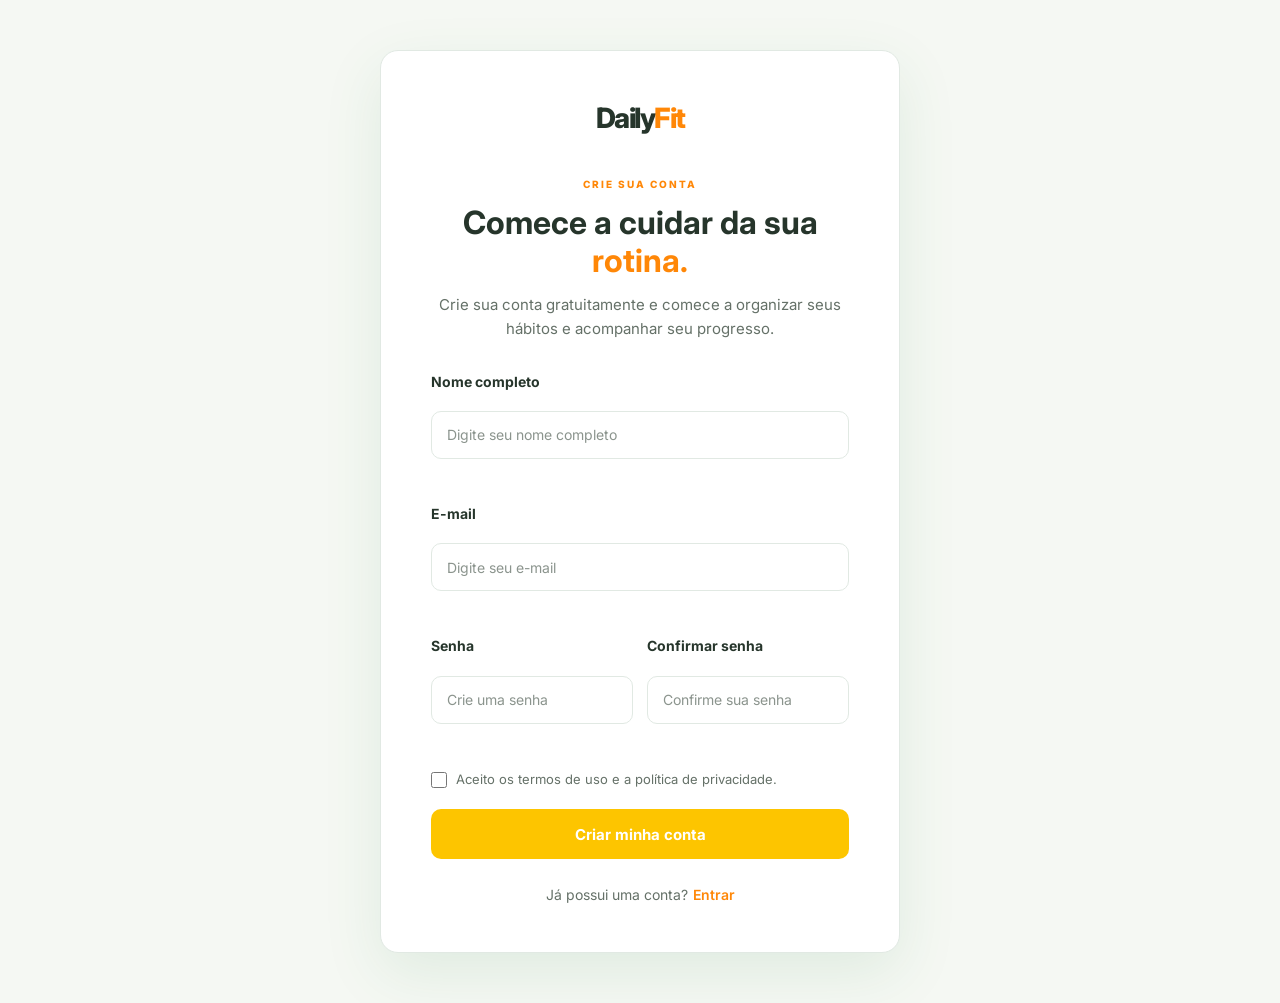
<file: templates/cadastro.html>
<!DOCTYPE html>

<html lang="pt-BR">

<head>
    <meta charset="UTF-8">
    <meta name="viewport" content="width=device-width, initial-scale=1.0">

    <meta name="description"
        content="Crie sua conta no DailyFit e comece a organizar sua rotina de forma simples e prática.">

    <title>DailyFit | Criar conta</title>

    <link rel="preconnect" href="https://fonts.googleapis.com">
    <link rel="preconnect" href="https://fonts.gstatic.com" crossorigin>

    <link href="https://fonts.googleapis.com/css2?family=Inter:wght@400;500;600;700;800&display=swap" rel="stylesheet">
    <link rel="stylesheet" href="/static/css/base.css">

</head>

<body>
    <main>
        <section class="cadastro-section">
            <div class="cadastro-container">
                <div class="cadastro-logo">
                    <a href="index.html" class="logo">
                        Daily<span>Fit</span>
                    </a>
                </div>
                <!-- cabeçalho -->
                <div class="cadastro-heading">
                    <div class="section-label">
                        CRIE SUA CONTA
                    </div>
                    <h1>
                        Comece a cuidar da sua
                        <span>rotina.</span>
                    </h1>
                    <p>
                        Crie sua conta gratuitamente e comece a organizar
                        seus hábitos e acompanhar seu progresso.
                    </p>
                </div>
                <!-- formulário -->
                <form class="cadastro-form">
                    <div class="form-group">
                        <label for="nome">
                            Nome completo
                        </label>
                        <input type="text" id="nome" name="nome" placeholder="Digite seu nome completo"
                            autocomplete="name" required>
                    </div>

                    <div class="form-group">
                        <label for="email">
                            E-mail
                        </label>
                        <input type="email" id="email" name="email" placeholder="Digite seu e-mail" autocomplete="email"
                            required>
                    </div>

                    <div class="form-row">
                        <div class="form-group">
                            <label for="senha">
                                Senha
                            </label>
                            <input type="password" id="senha" name="senha" placeholder="Crie uma senha"
                                autocomplete="new-password" required>
                        </div>
                        <!-- Confirmação de senha -->
                        <div class="form-group">
                            <label for="confirmar-senha">
                                Confirmar senha
                            </label>
                            <input type="password" id="confirmar-senha" name="confirmar-senha"
                                placeholder="Confirme sua senha" autocomplete="new-password" required>
                        </div>
                    </div>
                    <div class="form-check">
                        <input type="checkbox" id="termos" name="termos" required>
                        <label for="termos">
                            Aceito os termos de uso e a política de privacidade.
                        </label>
                    </div>
                    <button type="submit" class="btn-cadastro-submit">
                        Criar minha conta
                    </button>
                </form>
                <!-- Login -->
                <div class="cadastro-login">
                    <span>
                        Já possui uma conta?
                    </span>
                    <a href="/login">
                        Entrar
                    </a>
                </div>
            </div>
        </section>
    </main>

</body>

</html>
</file>
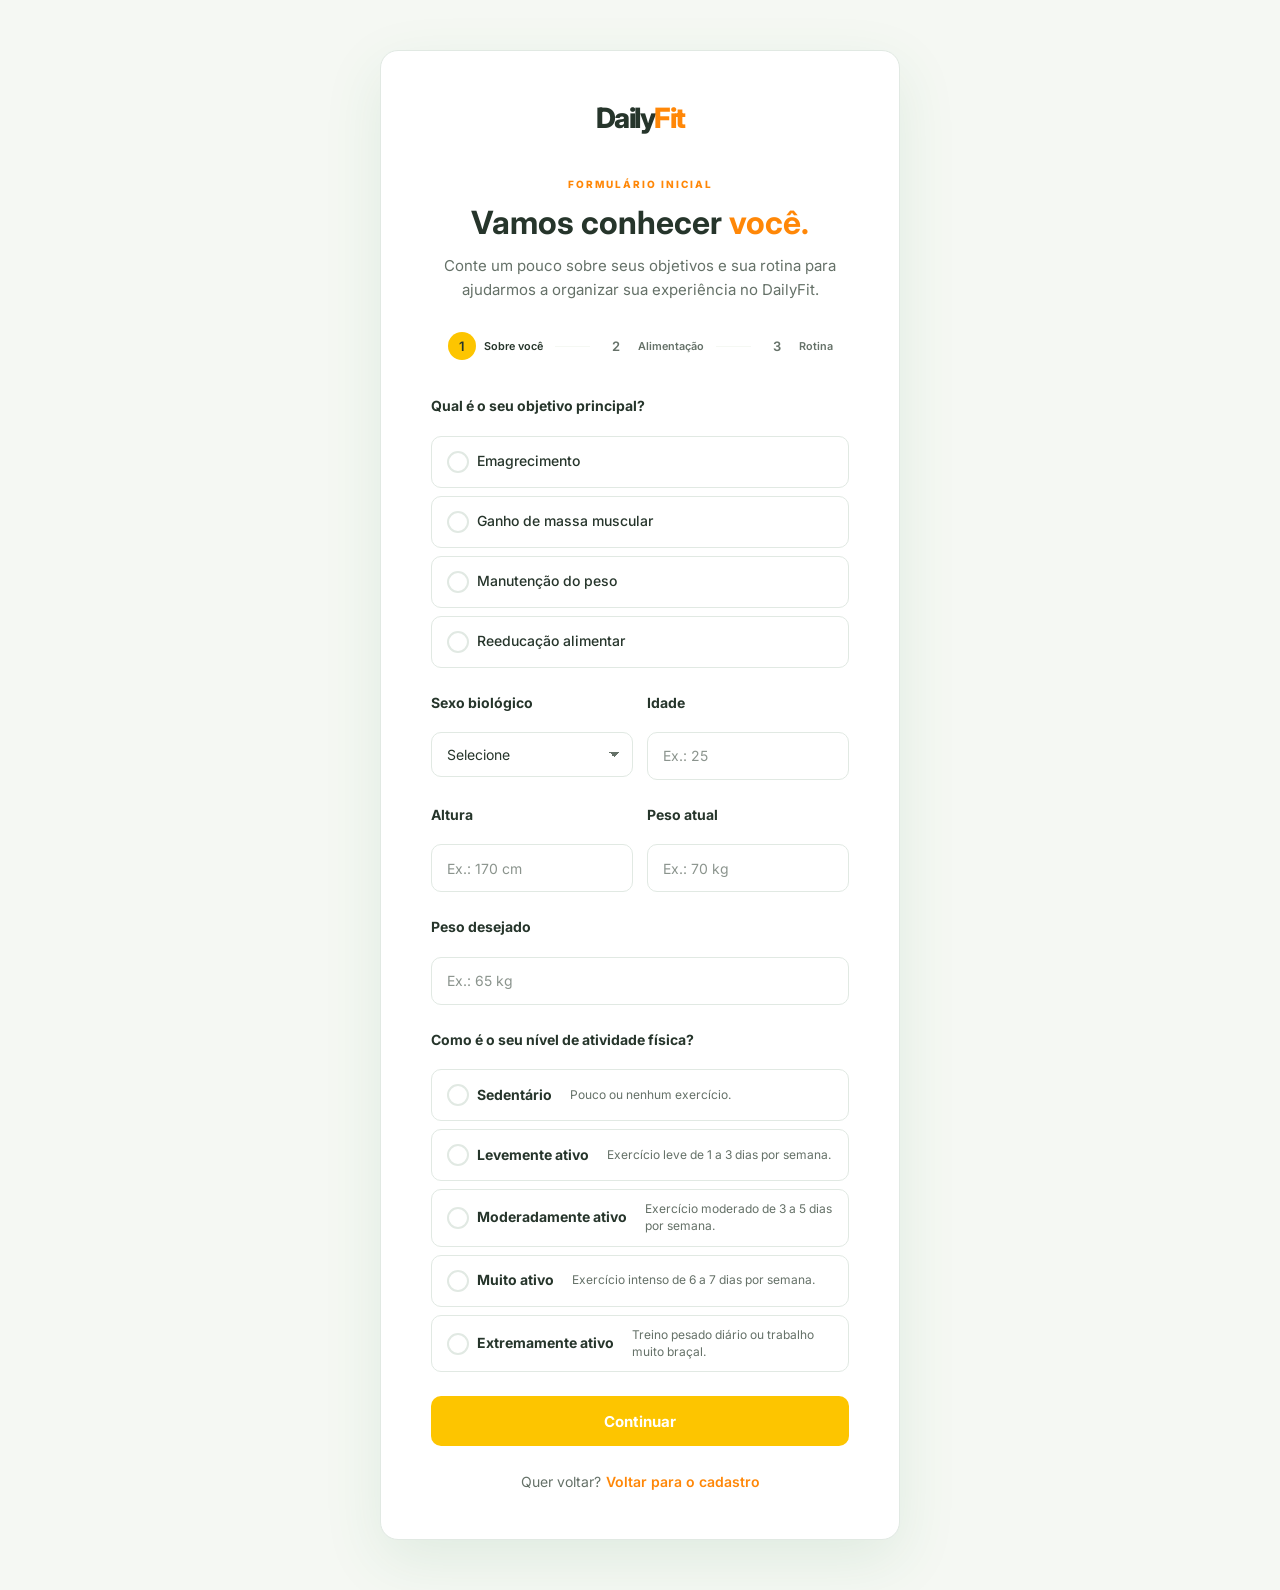
<file: templates/formulario.html>
<!DOCTYPE html>
<html lang="pt-BR">

<head>
    <meta charset="UTF-8">
    <meta name="viewport" content="width=device-width, initial-scale=1.0">
    <meta name="description" content="Conte ao DailyFit sobre seus objetivos, rotina e hábitos alimentares.">
    <title>DailyFit | Formulário inicial</title>
    <link rel="preconnect" href="https://fonts.googleapis.com">
    <link rel="preconnect" href="https://fonts.gstatic.com" crossorigin>
    <link href="https://fonts.googleapis.com/css2?family=Inter:wght@400;500;600;700;800&display=swap" rel="stylesheet">
    <link rel="stylesheet" href="/static/css/base.css">
</head>

<body>
    <main>
        <section class="cadastro-section">
            <div class="cadastro-container">
                <div class="cadastro-logo">
                    <a href="index.html" class="logo">
                        Daily<span>Fit</span>
                    </a>
                </div>

                <div class="cadastro-heading">
                    <div class="section-label">
                        FORMULÁRIO INICIAL
                    </div>
                    <h1>
                        Vamos conhecer
                        <span>você.</span>
                    </h1>
                    <p id="etapa-descricao">
                        Conte um pouco sobre seus objetivos e sua rotina
                        para ajudarmos a organizar sua experiência no DailyFit.
                    </p>
                </div>

                <div class="form-progress">
                    <div class="progress-step active" data-step="1">
                        <span>1</span>
                        <small>Sobre você</small>
                    </div>
                    <div class="progress-line"></div>
                    <div class="progress-step" data-step="2">
                        <span>2</span>
                        <small>Alimentação</small>
                    </div>
                    <div class="progress-line"></div>
                    <div class="progress-step" data-step="3">
                        <span>3</span>
                        <small>Rotina</small>
                    </div>
                </div>
                <form class="cadastro-form" id="formulario-dieta">
                    <!-- Etapa 1 - sobre você -->

                    <div class="form-step active" data-step="1">
                        <div class="form-group">
                            <label>
                                Qual é o seu objetivo principal?
                            </label>
                            <div class="radio-options">
                                <label class="radio-option">
                                    <input type="radio" name="objetivo" value="emagrecimento" required>
                                    <span>
                                        Emagrecimento
                                    </span>
                                </label>
                                <label class="radio-option">
                                    <input type="radio" name="objetivo" value="ganho_massa">
                                    <span>
                                        Ganho de massa muscular
                                    </span>
                                </label>

                                <label class="radio-option">
                                    <input type="radio" name="objetivo" value="manutencao">
                                    <span>
                                        Manutenção do peso
                                    </span>
                                </label>

                                <label class="radio-option">
                                    <input type="radio" name="objetivo" value="reeducacao">
                                    <span>
                                        Reeducação alimentar
                                    </span>
                                </label>
                            </div>
                        </div>

                        <div class="form-row">
                            <div class="form-group">
                                <label for="sexo">
                                    Sexo biológico
                                </label>
                                <select id="sexo" name="sexo" required>
                                    <option value="" disabled selected>
                                        Selecione
                                    </option>

                                    <option value="masculino">
                                        Masculino
                                    </option>

                                    <option value="feminino">
                                        Feminino
                                    </option>
                                </select>
                            </div>

                            <div class="form-group">
                                <label for="idade">
                                    Idade
                                </label>
                                <input type="number" id="idade" name="idade" min="1" max="120" placeholder="Ex.: 25"
                                    required>
                            </div>
                        </div>

                        <div class="form-row">
                            <div class="form-group">
                                <label for="altura">
                                    Altura
                                </label>
                                <input type="number" id="altura" name="altura" min="1" step="0.1"
                                    placeholder="Ex.: 170 cm" required>
                            </div>

                            <div class="form-group">
                                <label for="peso_atual">
                                    Peso atual
                                </label>
                                <input type="number" id="peso_atual" name="peso_atual" min="1" step="0.1"
                                    placeholder="Ex.: 70 kg" required>
                            </div>
                        </div>

                        <div class="form-group">
                            <label for="peso_meta">
                                Peso desejado
                            </label>
                            <input type="number" id="peso_meta" name="peso_meta" min="1" step="0.1"
                                placeholder="Ex.: 65 kg">
                        </div>

                        <div class="form-group">
                            <label>
                                Como é o seu nível de atividade física?
                            </label>
                            <div class="radio-options">
                                <label class="radio-option">
                                    <input type="radio" name="atividade" value="sedentario" required>
                                    <span>
                                        <strong>Sedentário</strong>
                                        <small>
                                            Pouco ou nenhum exercício.
                                        </small>
                                    </span>

                                </label>

                                <label class="radio-option">
                                    <input type="radio" name="atividade" value="levemente_ativo">
                                    <span>
                                        <strong>Levemente ativo</strong>
                                        <small>
                                            Exercício leve de 1 a 3 dias por semana.
                                        </small>
                                    </span>
                                </label>

                                <label class="radio-option">
                                    <input type="radio" name="atividade" value="moderadamente_ativo">
                                    <span>
                                        <strong>Moderadamente ativo</strong>
                                        <small>
                                            Exercício moderado de 3 a 5 dias por semana.
                                        </small>
                                    </span>
                                </label>

                                <label class="radio-option">
                                    <input type="radio" name="atividade" value="muito_ativo">
                                    <span>
                                        <strong>Muito ativo</strong>
                                        <small>
                                            Exercício intenso de 6 a 7 dias por semana.
                                        </small>
                                    </span>
                                </label>

                                <label class="radio-option">
                                    <input type="radio" name="atividade" value="extremamente_ativo">
                                    <span>
                                        <strong>Extremamente ativo</strong>
                                        <small>
                                            Treino pesado diário ou trabalho muito braçal.
                                        </small>
                                    </span>
                                </label>
                            </div>
                        </div>

                        <button type="button" class="btn-cadastro-submit next-step">
                            Continuar
                        </button>
                    </div>
                    <!-- Etapa 2 - alimentação -->

                    <div class="form-step" data-step="2">
                        <div class="form-group">
                            <label>
                                Como é a sua alimentação?
                            </label>

                            <p class="form-description">
                                Essas informações ajudam o DailyFit a entender
                                melhor suas preferências.
                            </p>
                        </div>

                        <div class="form-group">
                            <label for="tipo_alimentacao">
                                Tipo de alimentação atual
                            </label>

                            <select id="tipo_alimentacao" name="tipo_alimentacao" required>
                                <option value="" disabled selected>
                                    Selecione
                                </option>

                                <option value="variada">
                                    Alimentação variada
                                </option>

                                <option value="vegetariana">
                                    Vegetariana
                                </option>

                                <option value="vegana">
                                    Vegana
                                </option>

                                <option value="outra">
                                    Outra
                                </option>
                            </select>
                        </div>

                        <div class="form-group">
                            <label for="restricoes">
                                Existe algum alimento que você não consome?
                            </label>
                            <textarea id="restricoes" name="restricoes" rows="3"
                                placeholder="Conte aqui sobre alergias, restrições ou alimentos que você evita."></textarea>
                        </div>

                        <div class="form-group">
                            <label for="preferencias">
                                Quais alimentos você gosta ou gostaria de incluir?
                            </label>
                            <textarea id="preferencias" name="preferencias" rows="3"
                                placeholder="Ex.: arroz, frango, frutas, massas..."></textarea>
                        </div>

                        <div class="form-group">
                            <label for="refeicoes">
                                Quantas refeições você costuma fazer por dia?
                            </label>
                            <select id="refeicoes" name="refeicoes" required>
                                <option value="" disabled selected>
                                    Selecione
                                </option>

                                <option value="3">
                                    3 refeições
                                </option>

                                <option value="4">
                                    4 refeições
                                </option>

                                <option value="5">
                                    5 refeições
                                </option>

                                <option value="6">
                                    6 ou mais refeições
                                </option>
                            </select>
                        </div>

                        <div class="form-navigation">
                            <button type="button" class="btn-secondary-form prev-step">
                                Voltar
                            </button>
                            <button type="button" class="btn-cadastro-submit next-step">
                                Continuar
                            </button>
                        </div>
                    </div>

                    <!-- Etapa 3 - rotina -->

                    <div class="form-step" data-step="3">
                        <div class="form-group">
                            <label>
                                Como funciona a sua rotina?
                            </label>
                            <p class="form-description">
                                Queremos entender seus horários para que sua
                                organização seja mais adequada ao seu dia a dia.
                            </p>
                        </div>

                        <div class="form-group">
                            <label for="cafe">
                                Horário aproximado do café da manhã
                            </label>
                            <input type="time" id="cafe" name="horario_cafe">
                        </div>

                        <div class="form-group">
                            <label for="almoco">
                                Horário aproximado do almoço
                            </label>
                            <input type="time" id="almoco" name="horario_almoco">
                        </div>

                        <div class="form-group">
                            <label for="jantar">
                                Horário aproximado do jantar
                            </label>
                            <input type="time" id="jantar" name="horario_jantar">
                        </div>

                        <div class="form-group">
                            <label for="rotina">
                                Existe alguma dificuldade na sua rotina
                                alimentar?
                            </label>

                            <textarea id="rotina" name="dificuldades_rotina" rows="4"
                                placeholder="Ex.: Tenho pouco tempo para cozinhar, costumo esquecer de fazer refeições..."></textarea>
                        </div>

                        <div class="form-notice">
                            <strong>Quase tudo pronto!</strong>
                            <p>
                                Essas informações ajudam a personalizar sua
                                experiência no DailyFit. Elas não substituem
                                a orientação de um profissional de saúde.
                            </p>
                        </div>

                        <div class="form-navigation">
                            <button type="button" class="btn-secondary-form prev-step">
                                Voltar
                            </button>

                            <button type="submit" class="btn-cadastro-submit">
                                Finalizar
                            </button>
                        </div>
                    </div>
                </form>

                <!-- Voltar para o cadastro -->

                <div class="cadastro-login">
                    <span>
                        Quer voltar?
                    </span>
                    <a href="cadastro.html">
                        Voltar para o cadastro
                    </a>
                </div>
            </div>
        </section>
    </main>
    <script src="/static/js/formulario.js"></script>
</body>

</html>
</file>
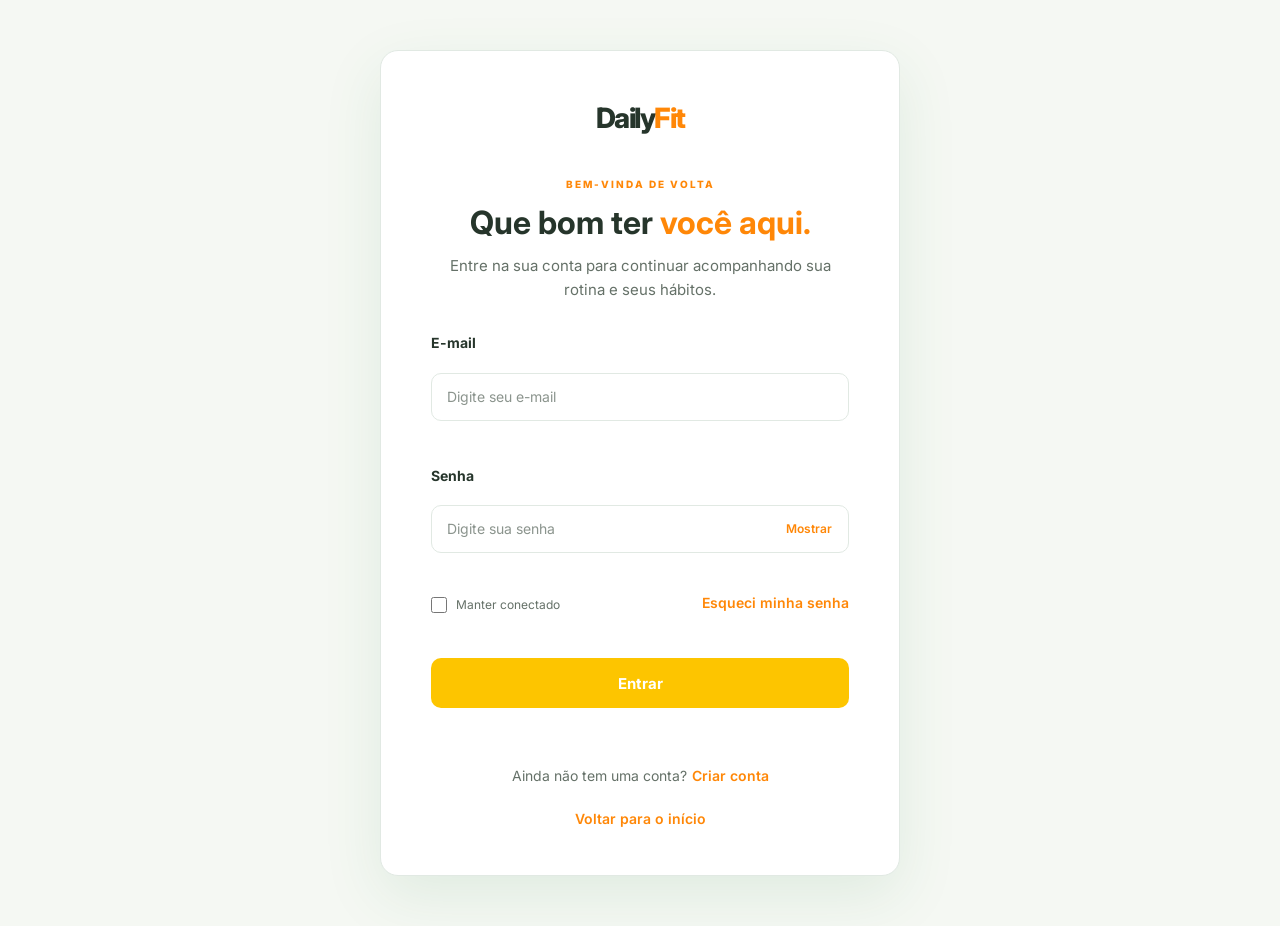
<file: templates/login.html>
<!DOCTYPE html>
<html lang="pt-BR">
<head>
    <meta charset="UTF-8">
    <meta name="viewport" content="width=device-width, initial-scale=1.0">
    <meta name="description" content="Entre na sua conta DailyFit.">
    <title>DailyFit | Entrar</title>
    <link rel="preconnect" href="https://fonts.googleapis.com">
    <link rel="preconnect" href="https://fonts.gstatic.com" crossorigin>
    <link href="https://fonts.googleapis.com/css2?family=Inter:wght@400;500;600;700;800&display=swap" rel="stylesheet">
    <link rel="stylesheet" href="/static/css/base.css">
</head>
<body>
<main>
    <section class="cadastro-section">
        <div class="cadastro-container login-container">
            <div class="cadastro-logo">
                <a href="index.html" class="logo">
                    Daily<span>Fit</span>
                </a>
            </div>
            <div class="cadastro-heading">
                <div class="section-label">BEM-VINDA DE VOLTA</div>
                <h1>
                    Que bom ter
                    <span>você aqui.</span>
                </h1>

                <p>
                    Entre na sua conta para continuar acompanhando
                    sua rotina e seus hábitos.
                </p>
            </div>
            <form class="cadastro-form login-form" id="formulario-login">
                <div class="form-group">
                    <label for="email">E-mail</label>
                    <input
                        type="email"
                        id="email"
                        name="email"
                        placeholder="Digite seu e-mail"
                        autocomplete="email"
                        required
                    >
                </div>

                <div class="form-group">
                    <label for="senha">Senha</label>
                    <div class="login-password">
                        <input
                            type="password"
                            id="senha"
                            name="senha"
                            placeholder="Digite sua senha"
                            autocomplete="current-password"
                            required
                        >
                        <button
                            type="button"
                            id="mostrar-senha"
                            class="login-show-password"
                            aria-label="Mostrar senha"
                        >
                            Mostrar
                        </button>
                    </div>
                </div>

                <div class="login-options">
                    <label class="login-remember">
                        <input type="checkbox" name="lembrar">
                        <span>Manter conectado</span>
                    </label>
                    <a href="#" id="recuperar-senha">
                        Esqueci minha senha
                    </a>
                </div>

                <button type="submit" class="btn-cadastro-submit">
                    Entrar
                </button>

                <p
                    id="mensagem-login"
                    class="login-message"
                    role="status"
                    aria-live="polite"
                ></p>
            </form>
            <div class="cadastro-login">
                <span>Ainda não tem uma conta?</span>
                <a href="cadastro.html">Criar conta</a>
            </div>

            <div class="login-back">
                <a href="index.html">Voltar para o início</a>
            </div>
        </div>
    </section>
</main>
<script src="/static/js/formulario.js"></script>
</body>
</html>
</file>
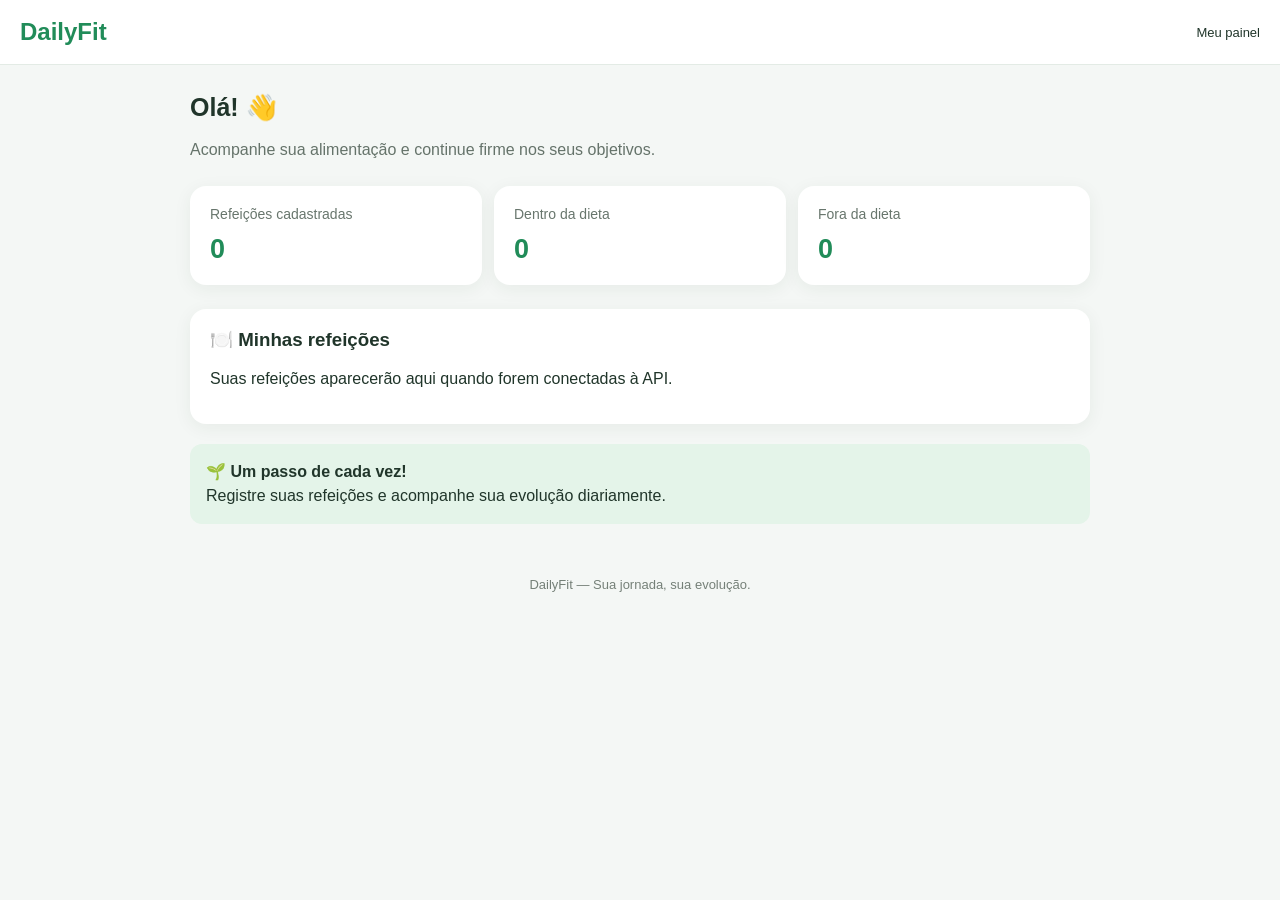
<file: templates/painel.html>
<!DOCTYPE html>
<html lang="pt-BR">
<head>
  <meta charset="UTF-8">
  <meta name="viewport" content="width=device-width, initial-scale=1.0">
  <title>DailyFit | Meu painel</title>

  <style>
    :root {
      --verde: #218c59;
      --fundo: #f4f7f5;
      --texto: #20352a;
      --branco: #ffffff;
    }

    * {
      box-sizing: border-box;
    }

    body {
      margin: 0;
      font-family: Arial, sans-serif;
      background: var(--fundo);
      color: var(--texto);
    }

    header {
      background: var(--branco);
      padding: 18px 20px;
      display: flex;
      align-items: center;
      justify-content: space-between;
      border-bottom: 1px solid #e3ebe5;
    }

    header h1 {
      color: var(--verde);
      margin: 0;
      font-size: 24px;
    }

    header span {
      font-size: 13px;
    }

    main {
      width: min(100% - 32px, 900px);
      margin: 28px auto;
    }

    .boas-vindas {
      margin-bottom: 24px;
    }

    .boas-vindas h2 {
      margin-bottom: 8px;
      font-size: 25px;
    }

    .boas-vindas p {
      color: #65736a;
      line-height: 1.5;
    }

    .resumo {
      display: grid;
      grid-template-columns: repeat(3, 1fr);
      gap: 12px;
      margin-bottom: 24px;
    }

    .card,
    .refeicoes {
      background: var(--branco);
      border-radius: 16px;
      padding: 20px;
      box-shadow: 0 4px 18px #193b2410;
    }

    .card p {
      margin: 0 0 12px;
      color: #68766d;
      font-size: 14px;
    }

    .card strong {
      font-size: 27px;
      color: var(--verde);
    }

    .refeicoes h3 {
      margin-top: 0;
    }

    .refeicao {
      padding: 15px 0;
      border-bottom: 1px solid #e8eee9;
    }

    .refeicao:last-child {
      border-bottom: 0;
    }

    .refeicao span {
      display: block;
      color: #758078;
      font-size: 13px;
      margin-top: 5px;
    }

    .aviso {
      background: #e4f4e9;
      padding: 16px;
      border-radius: 12px;
      margin-top: 20px;
      line-height: 1.5;
    }

    footer {
      text-align: center;
      padding: 25px;
      color: #758078;
      font-size: 13px;
    }

    @media (max-width: 520px) {
      .resumo {
        grid-template-columns: 1fr;
      }

      .card {
        padding: 16px;
      }

      .card strong {
        font-size: 24px;
      }
    }
  </style>
</head>

<body>
  <header>
    <h1>DailyFit</h1>
    <span>Meu painel</span>
  </header>

  <main>
    <section class="boas-vindas">
      <h2>Olá! 👋</h2>
      <p>
        Acompanhe sua alimentação e continue firme
        nos seus objetivos.
      </p>
    </section>

    <section class="resumo">
      <article class="card">
        <p>Refeições cadastradas</p>
        <strong id="total">0</strong>
      </article>

      <article class="card">
        <p>Dentro da dieta</p>
        <strong id="dentro">0</strong>
      </article>

      <article class="card">
        <p>Fora da dieta</p>
        <strong id="fora">0</strong>
      </article>
    </section>

    <section class="refeicoes">
      <h3>🍽️ Minhas refeições</h3>

      <div id="lista">
        <p>
          Suas refeições aparecerão aqui quando
          forem conectadas à API.
        </p>
      </div>
    </section>

    <div class="aviso">
      <strong>🌱 Um passo de cada vez!</strong>
      <br>
      Registre suas refeições e acompanhe sua
      evolução diariamente.
    </div>
  </main>

  <footer>
    DailyFit — Sua jornada, sua evolução.
  </footer>
</body>
</html>
</file>
<file: static/css/base.css>
:root {

    --laranja-principal: #ff8400f8;
    --verde-escuro: #287d45;
    --verde-claro: #60d050;
    --amarelo: #fdc500;
    --amarelo-hover: #f3c82f;
    --fundo: #f5f8f3;
    --fundo-verde: #edf7ef;
    --branco: #ffffff;
    --texto: #26352b;
    --texto-secundario: #657168;
    --borda: #e1e9e3;
    --sombra: 0 20px 60px rgba(40, 125, 69, 0.10);
    --radius: 18px;
}

* {
    margin: 0;
    padding: 0;
    box-sizing: border-box;
}

html {
    scroll-behavior: smooth;
}

body {
    font-family: "Inter", Arial, Helvetica, sans-serif;
    background: var(--fundo);
    color: var(--texto);
    line-height: 1.6;
    overflow-x: hidden;
}

a {
    text-decoration: none;
    color: inherit;
}


/* SELEÇÃO DE TEXTO*/

::selection {
    background: var(--amarelo);
    color: var(--texto);
}


/* SCROLLBAR*/

::-webkit-scrollbar {
    width: 8px;
}

::-webkit-scrollbar-track {
    background: var(--fundo);
}

::-webkit-scrollbar-thumb {
    background: var(--laranja-principal);
    border-radius: 20px;
}

::-webkit-scrollbar-thumb:hover {
    background: var(--amarelo-hover);
}


/* NAVBAR */

.navbar {
    width: 100%;
    min-height: 70px;
    padding: 12px 6%;
    display: flex;
    align-items: center;
    justify-content: space-between;
    position: sticky;
    top: 0;
    z-index: 1000;
    background: var(--laranja-principal);
    box-shadow:0 5px 25px rgba(255, 132, 0, 0.15);
}


/* LOGO*/

.logo {
    display: inline-flex;
    align-items: center;
    font-size: 25px;
    font-weight: 800;
    letter-spacing: -1.5px;
    color: var(--branco);
    transition: 0.3s ease;
}

.logo span {
    color: var(--amarelo);
}

.logo:hover {
    transform: translateY(-2px);
}


/* LINKS NAVBAR */

.nav-links {
    display: flex;
    align-items: center;
    gap: 36px;
}

.nav-links a {
    position: relative;
    color: var(--branco);
    font-size: 14px;
    transition: 0.25s ease;
}

.nav-links a::after {
    content: "";
    position: absolute;
    left: 50%;
    bottom: -8px;
    width: 0;
    height: 2px;
    background: var(--amarelo);
    border-radius: 10px;
    transform: translateX(-50%);
    transition: 0.25s ease;
}

.nav-links a:hover {
    color: var(--amarelo-hover);
}

.nav-links a:hover::after {
    width: 100%;
}

/* BOTÕES NAVBAR*/

.nav-buttons {
    display: flex;
    align-items: center;
    gap: 9px;
}

.btn-login,
.btn-cadastro {
    display: inline-flex;
    align-items: center;
    justify-content: center;
    min-height: 40px;
    padding: 9px 17px;
    border-radius: 10px;
    font-size: 14px;
    transition: 0.3s ease;
}


/* BOTÃO ENTRAR */

.btn-login {
    color: var(--branco);
    background: var(--amarelo);
    border: 1px solid var(--amarelo);
    box-shadow:0 7px 18px rgba(0, 0, 0, 0.08);
}

.btn-login:hover {
    background: var(--amarelo-hover);
    border-color: var(--amarelo-hover);
    transform: translateY(-2px);
}


/* BOTÃO CRIAR CONTA */

.btn-cadastro {
    color: var(--branco);
    background: var(--amarelo);
    border: 1px solid var(--amarelo);
    box-shadow:0 7px 18px rgba(0, 0, 0, 0.08);
}

.btn-cadastro:hover {
    background: var(--amarelo-hover);
    border-color: var(--amarelo-hover);
    transform: translateY(-2px);
    box-shadow:0 10px 22px rgba(0, 0, 0, 0.12);
}


/*hero*/

.hero {
    position: relative;
    max-width: 1250px;
    min-height: calc(100vh - 70px);
    margin: 0 auto;
    padding: 85px 35px;
    display: grid;
    grid-template-columns: 1fr 0.9fr;
    align-items: center;
    gap: 65px;
    overflow: hidden;
}


/* decoraçoes */

.hero-decoration {
    position: absolute;
    pointer-events: none;
    border-radius: 50%;
    z-index: -1;
}

.decoration-one {
    width: 330px;
    height: 330px;
    right: -190px;
    top: 30px;
    border: 1px solid rgba(255, 132, 0, 0.16);

}

.decoration-two {
    width: 130px;
    height: 130px;
    left: -70px;
    bottom: 80px;
    background: rgba(253, 197, 0, 0.08);
    animation:floatingDecoration 5s ease-in-out infinite;
}

@keyframes rotateDecoration {

    from {
        transform: rotate(0deg);
    }

    to {
        transform: rotate(360deg);
    }
}

@keyframes floatingDecoration {

    0%,
    100% {
        transform: translateY(0);
    }

    50% {
        transform: translateY(-15px);
    }
}



.hero-content {
    max-width: 650px;

    animation:
        heroText 0.8s ease both;
}

@keyframes heroText {

    from {
        opacity: 0;
        transform: translateY(25px);
    }

    to {
        opacity: 1;
        transform: translateY(0);
    }
}


.badge {
    display: inline-flex;
    align-items: center;
    gap: 8px;
    padding: 8px 14px;
    margin-bottom: 22px;
    background: var(--fundo);
    border-radius: 50px;
    color: var(--texto-secundario);
    font-size: 20px;
    font-weight: 700;
}

.badge span {
    color: var(--amarelo);
    font-size: 14px;
}


/* titulo */

.hero h1 {
    max-width: 700px;
    margin-bottom: 27px;
    color: var(--texto);
    font-size: clamp(45px, 6vw, 72px);
    line-height: 1.02;
    letter-spacing: -4px;
    font-weight: 800;
}


/* AQUI O LARANJA É DESTAQUE */

.hero h1 span {
    display: block;
    color: var(--laranja-principal);
}


/* texto */

.hero-content > p {
    max-width: 570px;
    margin-bottom: 32px;
    color: var(--texto-secundario);
    font-size: 15px;
    line-height: 1.8;
}


/* BOTÕES HERO */

.hero-buttons {
    display: flex;
    align-items: center;
    gap: 12px;
    margin-bottom: 32px;
}

.btn-secondary {
    display: inline-flex;
    align-items: center;
    justify-content: center;
    min-height: 48px;
    border-radius: 10px;
    font-size: 14px;
    transition: 0.3s ease;
}

/* BOTÃO SECUNDÁRIO */

.btn-secondary {
    padding: 14px 21px;
    color: var(--branco);
    background: var(--amarelo);
    border: 1px solid var(--borda);
}

.btn-secondary:hover {
    color: var(--branco);
    background: var(--amarelo-hover);
    transform: translateY(-3px);
    box-shadow: var(--sombra);
}


.benefits {
    display: flex;
    flex-wrap: wrap;
    gap: 15px 24px;
    color: var(--texto-secundario);
    font-size: 11px;
}

.benefits > div {
    display: flex;
    align-items: center;
    gap: 7px;
}

.check {
    width: 19px;
    height: 19px;
    display: flex;
    align-items: center;
    justify-content: center;
    color: var(--verde-escuro);
    border-radius: 50%;
    font-size: 10px;
    font-weight: 900;
}


.dashboard-wrapper {
    position: relative;
    width: 100%;
    max-width: 500px;
    margin: auto;
    padding: 30px;
    animation:dashboardEnter 0.9s 0.15s ease both;
}

@keyframes dashboardEnter {

    from {
        opacity: 0;

        transform:translateY(25px)cale(0.97);
    }

    to {
        opacity: 1;

        transform:translateY(0)cale(1);
    }
}

.hero-card {
    position: relative;
    z-index: 2;
    padding: 28px;
    background: var(--branco);
    border: 1px solid var(--borda);
    border-radius: 24px;
    box-shadow:0 30px 70px rgba(40, 125, 69, 0.12), 
    0 5px 15px rgba(0, 0, 0, 0.03);
    overflow: hidden;
}


/* detalhe laranja */

.hero-card::before {
    content: "";
    position: absolute;
    width: 150px;
    height: 150px;
    right: -80px;
    top: -80px;
    background: rgba(255, 132, 0, 0.07);
    border-radius: 50%;
}


.card-header {
    position: relative;
    z-index: 2;
    display: flex;
    align-items: flex-start;
    justify-content: space-between;
    gap: 15px;
    margin-bottom: 30px;
}

.card-label {
    display: block;
    margin-bottom: 4px;
    color: var(--texto-secundario);
    font-size: 9px;
    font-weight: 800;
    letter-spacing: 1.5px;
}

.card-header h3 {
    font-size: 20px;
    font-weight: 800;
}


.status {
    display: flex;
    align-items: center;
    gap: 6px;
    padding: 6px 10px;
    background: var(--fundo-verde);
    color: var(--verde-escuro);
    border-radius: 20px;
    font-size: 9px;
    font-weight: 700;
}

.status span {
    width: 6px;
    height: 6px;
    background: var(--verde-claro);
    border-radius: 50%;
}


.progress-area {
    display: flex;
    align-items: center;
    gap: 28px;
    margin-bottom: 20px;
}


.progress-circle {
    position: relative;
    width: 115px;
    height: 15px;
    flex-shrink: 0;
    display: flex;
    align-items: center;
    justify-content: center;
    border-radius: 50%;
    background:conic-gradient(var(--verde-claro) 0 75%,
    #e4ebe5 75% 100%);
}

.progress-circle::before {
    content: "";
    position: absolute;
    width: 91px;
    height: 91px;
    background: var(--branco);
    border-radius: 50%;
}

.progress-inner {
    position: relative;
    z-index: 2;
    display: flex;
    flex-direction: column;
    align-items: center;
}

.progress-inner strong {
    color: var(--verde-escuro);
    font-size: 25px;
    line-height: 1;
    font-weight: 800;
}

.progress-inner span {
    color: var(--texto-secundario);
    font-size: 9px;
}


.progress-details {
    display: flex;
    flex-direction: column;
    gap: 17px;
}

.stat {
    display: flex;
    flex-direction: column;
}

.stat span {
    color: var(--texto-secundario);
    font-size: 10px;
}

.stat strong {
    color: var(--texto);
    font-size: 24px;
    line-height: 1.2;
}


.progress-bar {
    width: 100%;
    height: 7px;
    background: #e7ece8;
    border-radius: 20px;
    overflow: hidden;
}

.progress-bar div {
    width: 75%;
    height: 100%;
    background:linear-gradient(90deg,var(--verde-claro),
    var(--verde-escuro));
    border-radius: inherit;animation:
    progressLoad 1.2s ease both;
}

@keyframes progressLoad {

    from {
        width: 0;
    }

    to {
        width: 75%;
    }
}

.progress-text {
    margin: 12px 0 15px;
    color: var(--texto-secundario);
    font-size: 10px;
}


.meal {
    display: flex;
    align-items: center;
    gap: 12px;
    padding: 14px 0;
    border-top: 1px solid #edf1ed;
    transition: 0.3s ease;
}

.meal:hover {
    transform: translateX(4px);
}

.meal-icon {
    width: 40px;
    height: 40px;
    flex-shrink: 0;
    display: flex;
    align-items: center;
    justify-content: center;
    border-radius: 11px;
    font-size: 18px;
}

.meal-info {
    flex: 1;
}

.meal-info strong {
    display: block;
    font-size: 12px;
    font-weight: 700;
}

.meal-info small {
    color: var(--texto-secundario);
    font-size: 9px;
}

.meal-check {
    width: 22px;
    height: 22px;
    display: flex;
    align-items: center;
    justify-content: center;
    color: var(--verde-escuro);
    border-radius: 50%;
    font-size: 11px;
    font-weight: 900;
}

.meal-arrow {
    color: var(--laranja-principal);
    font-size: 17px;
    font-weight: 800;
}

/*icones de sequencia*/
.floating-card {
    position: absolute;
    z-index: 5;
    display: flex;
    align-items: center;
    gap: 10px;
    padding: 13px 15px;
    background: var(--branco);
    border: 1px solid var(--borda);
    border-radius: 13px;
    box-shadow:0 15px 35px rgba(40, 125, 69, 0.12);
    animation:floatingCard 4s ease-in-out infinite;
}

.floating-card strong {
    display: block;
    color: var(--texto);
    font-size: 12px;
}

.floating-card small {
    display: block;
    color: var(--texto);
    font-size: 11px;
}

.floating-icon {
    width: 34px;
    height: 34px;
    display: flex;
    align-items: center;
    justify-content: center;
    background: rgba(255, 132, 0, 0.10);
    border-radius: 9px;
    font-size: 16px;
}

.card-top {
    top: 5px;
    right: -5px;
}

.card-bottom {
    bottom: 5px;
    left: -5px;
}

@keyframes floatingCard {

    0%,
    100% {
        transform: translateY(0);
    }

    50% {
        transform: translateY(-7px);
    }
}


/*MINI GRÁFICO*/

.mini-chart {
    height: 25px;
    display: flex;
    align-items: flex-end;
    gap: 3px;
}

.mini-chart span {
    width: 4px;
    background: var(--laranja-principal);
    border-radius: 5px;
}

.mini-chart span:nth-child(1) {
    height: 35%;
}

.mini-chart span:nth-child(2) {
    height: 55%;
}

.mini-chart span:nth-child(3) {
    height: 45%;
}

.mini-chart span:nth-child(4) {
    height: 70%;
}

.mini-chart span:nth-child(5) {
    height: 60%;
}

.mini-chart span:nth-child(6) {
    height: 85%;
}

.mini-chart span:nth-child(7) {
    height: 100%;
}



.section {
    max-width: 800px;
    margin: 130px auto;
    padding: 0 30px;
    text-align: center;
}

.section-label {
    color: var(--laranja-principal);
    font-size: 10px;
    font-weight: 800;
    letter-spacing: 2px;
}

.section h2 {
    margin: 14px 0 18px;
    color: var(--texto);
    font-size: clamp(32px, 4vw, 46px);
    line-height: 1.15;
    letter-spacing: -1.8px;
}

.section h2 span {
    display: block;
    color: var(--laranja-principal);
}

.section p {
    color: var(--texto-secundario);
    font-size: 15px;
    line-height: 1.8;
}


/* LINHA SOBRE*/

.sobre-section {
    max-width: 1200px;
    margin: 0 auto;
    padding: 120px 30px;
}

.sobre-content {
    display: grid;
    grid-template-columns: 1.1fr 0.9fr;
    align-items: center;
    gap: 80px;
}

/* TEXTO */

.sobre-texto {
    max-width: 620px;
}

.sobre-texto .section-label {
    color: var(--laranja-principal);
    font-size: 10px;
    font-weight: 800;
    letter-spacing: 2px;
    margin-bottom: 15px;
}

.sobre-texto h2 {
    margin: 0 0 22px;
    color: var(--texto);
    font-size: clamp(34px, 4vw, 48px);
    line-height: 1.12;
    letter-spacing: -1.8px;
}

.sobre-texto h2 span {
    color: var(--laranja-principal);
}

.sobre-texto p {
    margin-bottom: 15px;
    color: var(--texto-secundario);
    font-size: 14px;
    line-height: 1.8;
}


/* BENEFÍCIOS */

.sobre-beneficios {
    display: flex;
    flex-direction: column;
    gap: 14px;
}

.beneficio-card {
    display: flex;
    align-items: center;
    gap: 18px;
    padding: 22px;
    background: var(--branco);
    border: 1px solid var(--borda);
    border-radius: 15px;
    box-shadow:0 10px 30px rgba(40, 125, 69, 0.05);
    transition: 0.3s ease;
}

.beneficio-card:hover {
    transform: translateX(5px);
    border-color: rgba(255, 132, 0, 0.30);
    box-shadow:0 15px 35px rgba(40, 125, 69, 0.08);
}


/* ÍCONES */

.beneficio-icon {
    width: 45px;
    height: 45px;
    flex-shrink: 0;
    display: flex;
    align-items: center;
    justify-content: center;
    border-radius: 12px;
    background: #fff3e8;
    color: var(--laranja-principal);
    font-size: 19px;
    font-weight: 800;
}


/* TEXTO DOS CARDS */

.beneficio-card h3 {
    margin: 0 0 5px;
    color: var(--texto);
    font-size: 14px;
    font-weight: 800;
}

.beneficio-card p {
    margin: 0;
    color: var(--texto-secundario);
    font-size: 11px;
    line-height: 1.5;
}


/* RESPONSIVO */




/* RECURSOS*/

.features-section {
    max-width: 1200px;
    margin: 0 auto 130px;
    padding: 0 30px;
}

.section-heading {
    max-width: 650px;
    margin-bottom: 45px;
}

.section-heading h2 {
    margin: 12px 0;
    color: var(--texto);
    font-size: 42px;
    line-height: 1.15;
    letter-spacing: -1.5px;
}

.section-heading h2 span {
    color: var(--laranja-principal);
}

.section-heading p {
    color: var(--texto-secundario);
    font-size: 14px;
}


/* GRID*/

.features {
    display: grid;
    grid-template-columns:repeat(3, 1fr);
    gap: 20px;
}


/*CARDS */

.feature {
    position: relative;
    min-height: 380px;
    padding: 30px;
    display: flex;
    flex-direction: column;
    background: var(--branco);
    border: 1px solid var(--borda);
    border-radius: var(--radius);
    box-shadow:0 8px 30px rgba(40, 125, 69, 0.05);
    overflow: hidden;
    transition: 0.35s ease;
}

.feature::before {
    content: "";
    position: absolute;
    width: 160px;
    height: 160px;
    right: -75px;
    top: -75px;
    background: rgba(255, 132, 0, 0.06);
    border-radius: 50%;
    transition: 0.35s ease;
}

.feature::after {
    content: "";
    position: absolute;
    left: 0;
    top: 30px;
    width: 5px;
    height: 42px;
    background: var(--laranja-principal);
    border-radius: 0 5px 5px 0;
    opacity: 0;
    transition: 0.3s ease;
}

.feature:hover {
    transform: translateY(-8px);
    border-color: rgba(255, 132, 0, 0.35);

    box-shadow: 0 25px 55px rgba(40, 125, 69, 0.10);
}

.feature:hover::before {
    transform: scale(1.25);
}

.feature:hover::after {
    opacity: 1;
}


/* TOPO CARD */

.feature-top {
    position: relative;
    z-index: 2;
    display: flex;
    justify-content: space-between;
    align-items: flex-start;
}

.feature-icon {
    width: 52px;
    height: 52px;
    display: flex;
    align-items: center;
    justify-content: center;
    background: var(--fundo-verde);
    border-radius: 14px;
    font-size: 23px;
    transition: 0.3s ease;
}

.feature:hover .feature-icon {
    background: rgba(255, 132, 0, 0.12);
    transform:scale(1.05)rotate(-4deg);
}

.feature-number {
    color: #aab7ae;
    font-size: 11px;
    font-weight: 800;
}


/* TEXTO CARD*/

.feature h3 {
    margin-top: 24px;
    margin-bottom: 10px;
    font-size: 20px;
    font-weight: 800;
}

.feature > p {
    max-width: 280px;
    margin-bottom: 20px;
    color: var(--texto-secundario);
    font-size: 13px;
    line-height: 1.7;
}


/* MINI REFEIÇÕES*/

.mini-meals {
    margin-top: auto;
    margin-bottom: 20px;
    display: flex;
    flex-direction: column;
    gap: 7px;
}

.mini-meals div {
    display: flex;
    align-items: center;
    gap: 8px;
    padding: 9px 10px;
    background: var(--fundo);
    border-radius: 8px;
    color: var(--texto-secundario);
    font-size: 9px;
    transition: 0.3s ease;
}

.mini-meals div:hover {
    background: var(--fundo-verde);
}

.mini-meals span {
    font-size: 13px;
}

.mini-meals b {
    margin-left: auto;
    width: 17px;
    height: 17px;
    display: flex;
    align-items: center;
    justify-content: center;
    color: var(--verde-escuro);
    border-radius: 50%;
    font-size: 8px;
}


/* MINI PROGRESSO*/

.mini-progress {
    margin-top: auto;
    margin-bottom: 20px;
    display: flex;
    align-items: center;
    justify-content: space-between;
    gap: 15px;
    padding: 14px;
    background: var(--fundo);
    border-radius: 10px;
}

.progress-bars {
    height: 45px;
    display: flex;
    align-items: flex-end;
    gap: 4px;
}

.progress-bars span {
    width: 7px;
    border-radius: 4px;
    background: var(--laranja-principal);
    transition: 0.3s ease;
}

.feature:hover .progress-bars span {
    background: var(--verde-claro);
}

.progress-bars span:nth-child(1) {
    height: 30%;
}

.progress-bars span:nth-child(2) {
    height: 45%;
}

.progress-bars span:nth-child(3) {
    height: 35%;
}

.progress-bars span:nth-child(4) {
    height: 60%;
}

.progress-bars span:nth-child(5) {
    height: 55%;
}

.progress-bars span:nth-child(6) {
    height: 80%;
}

.progress-bars span:nth-child(7) {
    height: 100%;
}

.mini-progress-info {
    display: flex;
    flex-direction: column;
    text-align: right;
}

.mini-progress-info strong {
    color: var(--laranja-principal);
    font-size: 20px;
}

.mini-progress-info small {
    color: var(--texto-secundario);
    font-size: 8px;
}


/* OBJETIVO*/

.goal-box {
    margin-top: auto;
    margin-bottom: 20px;
    padding: 14px;
    background: var(--fundo);
    border-radius: 10px;
}

.goal-header {
    display: flex;
    justify-content: space-between;
    margin-bottom: 9px;
}

.goal-header span {
    color: var(--texto-secundario);
    font-size: 9px;
}

.goal-header strong {
    color: var(--laranja-principal);
    font-size: 10px;
}

.goal-bar {
    height: 6px;
    margin-bottom: 8px;
    background: #dfe8e0;
    border-radius: 10px;
    overflow: hidden;
}

.goal-bar span {
    display: block;
    width: 82%;
    height: 100%;
    background:linear-gradient(90deg, var(--laranja-principal),
    var(--amarelo));
    border-radius: inherit;
}

.goal-box small {
    color: var(--texto-secundario);
    font-size: 8px;
}


/* LINKS DOS CARDS */

.feature a {
    display: inline-flex;
    align-items: center;
    gap: 7px;
    width: fit-content;
    color: var(--laranja-principal);
    font-size: 11px;
    font-weight: 800;
    transition: 0.25s ease;
}

.feature a span {
    transition: 0.25s ease;
}

.feature a:hover {
    color: var(--verde-escuro);
}

.feature a:hover span {
    transform: translateX(5px);
}


/* HIGHLIGHT*/

.highlight {
    max-width: 1200px;
    margin: 0 auto 130px;
    padding: 65px;
    display: grid;
    grid-template-columns: 1fr 0.7fr;
    align-items: center;
    gap: 50px;
    position: relative;
    background:var(--branco) ;
    border: 1px solid var(--borda);
    border-radius: 25px;
    overflow: hidden;
}

.highlight::before {
    content: "";
    position: absolute;
    width: 260px;
    height: 260px;
    left: -140px;
    bottom: -160px;
    border: 1px solid rgba(255, 132, 0, 0.12);
    border-radius: 50%;
}


/* HIGHLIGHT CONTEÚDO*/

.highlight-content {
    position: relative;
    z-index: 2;
    display: flex
}

.highlight-number {
    color: var(--laranja-principal);
    margin-top: -50px;
    font-size: 11px;
    font-weight: 900;
    letter-spacing: 1px;
}

.highlight h2 {
    max-width: 520px;
    margin: 12px 0 15px;
    font-size: 42px;
    line-height: 1.1;
    letter-spacing: -1.8px;
}

.highlight h2 span {
    display: block;

    color: var(--laranja-principal);
}

.highlight p {
    max-width: 450px;
    color: var(--texto-secundario);
    font-size: 14px;
}


/*HIGHLIGHT VISUAL*/

.highlight-visual {
    position: relative;
    min-height: 260px;
    display: flex;
    align-items: center;
    justify-content: center;
}

.visual-circle {
    position: absolute;
    border-radius: 50%;
}

.circle-large {
    width: 230px;
    height: 230px;
    border: 1px solid rgba(255, 132, 0, 0.15);
    animation:rotateDecoration 20s linear infinite;
}

.circle-medium {
    width: 175px;
    height: 175px;
    border: 1px dashed rgba(40, 125, 69, 0.18);
    animation:rotateDecoration 12s linear infinite reverse;
}

.circle-small {
    width: 120px;
    height: 120px;
    background:linear-gradient(135deg, var(--laranja-principal),
    var(--amarelo));
    box-shadow:0 20px 50px rgba(255, 132, 0, 0.699);
}

.visual-center {
    position: relative;
    z-index: 2;
    display: flex;
    flex-direction: column;
    align-items: center;
    color: var(--branco);
}

.visual-center strong {
    font-size: 29px;
    line-height: 1;
}

.visual-center span {
    font-size: 9px;
    opacity: 0.9;
}

/* PERGUNTAS FREQUENTES */

.faq-section {
    max-width: 900px;
    margin: 0 auto 130px;
    padding: 0 30px;
}


/* CABEÇALHO */

.faq-heading {
    max-width: 650px;
    margin: 0 auto 45px;
    text-align: center;
}

.faq-heading .section-label {
    color: var(--laranja-principal);
    font-size: 10px;
    font-weight: 800;
    letter-spacing: 2px;
}

.faq-heading h2 {
    margin: 14px 0 15px;
    color: var(--texto);
    font-size: clamp(32px, 4vw, 44px);
    line-height: 1.15;
    letter-spacing: -1.5px;
}

.faq-heading h2 span {
    color: var(--laranja-principal);
}

.faq-heading p {
    color: var(--texto-secundario);
    font-size: 14px;
    line-height: 1.7;
}


/* LISTA */

.faq-list {
    display: flex;
    flex-direction: column;
    gap: 10px;
}


/* ITEM */

.faq-item {
    background: var(--branco);
    border: 1px solid var(--borda);
    border-radius: 13px;
    overflow: hidden;
    transition: 0.3s ease;
}

.faq-item:hover {
    border-color: rgba(255, 132, 0, 0.30);
    box-shadow:0 10px 30px rgba(40, 125, 69, 0.06);
}


/* PERGUNTA */

.faq-question {
    width: 100%;
    padding: 20px 22px;
    display: flex;
    align-items: center;
    justify-content: space-between;
    gap: 20px;
    background: transparent;
    border: none;
    color: var(--texto);
    text-align: left;
    cursor: pointer;
    font-size: 13px;
    font-weight: 700;
}

.faq-question:hover {
    color: var(--laranja-principal);
}


/* ÍCONE + */

.faq-icon {
    width: 28px;
    height: 28px;
    flex-shrink: 0;
    display: flex;
    align-items: center;
    justify-content: center;
    background: var(--fundo-verde);
    color: var(--laranja-principal);
    border-radius: 50%;
    font-size: 18px;
    font-weight: 500;
    transition: 0.3s ease;
}


/* RESPOSTA */

.faq-answer {
    max-height: 0;
    overflow: hidden;
    padding: 0 22px;
    transition:max-height 0.35s ease,
    padding 0.35s ease;
}

.faq-answer p {
    color: var(--texto-secundario);
    font-size: 12px;
    line-height: 1.8;
    padding-bottom: 20px;
}


/* FAQ ABERTA */

.faq-item.active {
    border-color: rgba(255, 132, 0, 0.35);
    box-shadow:0 12px 35px rgba(40, 125, 69, 0.07);
}

.faq-item.active .faq-question {
    color: var(--laranja-principal);
}

.faq-item.active .faq-icon {
    background: var(--amarelo);
    color: var(--verde-escuro);
    transform: rotate(45deg);
}

.faq-item.active .faq-answer {
    max-height: 200px;
    padding-top: 0;
}

/* CTA*/

.cta {
    max-width: 1100px;
    margin: 0 auto 110px;
    padding: 80px 30px;
    position: relative;
    overflow: hidden;
    text-align: center;
    background: var(--branco);
    border-radius: 25px;
    border: 1px solid var(--borda);
}

.cta-decoration {
    position: absolute;
    border-radius: 50%;
    border: 1px solid rgba(255, 255, 255, 0.18);
}

.cta-decoration-one {
    width: 300px;
    height: 300px;
    top: -150px;
    left: -100px;
}

.cta-decoration-two {
    width: 350px;
    height: 350px;
    bottom: -220px;
    right: -100px;
}


/* CTA CONTEÚDO*/

.cta-content {
    position: relative;
    z-index: 2;
    max-width: 680px;
    margin: auto;
}

.cta-icon {
    display: inline-flex;
    width: 45px;
    height: 45px;
    align-items: center;
    justify-content: center;
    margin-bottom: 18px;
    background:var(--branco);
    border-radius: 50%;
    color: var(--amarelo);
    font-size: 19px;
}

.cta h2 {
    color: var(--texto);
    font-size: 44px;
    line-height: 1.15;
    letter-spacing: -1.8px;
    margin-bottom: 14px;
}

.cta h2 span {
    color: var(--laranja-principal);
}

.cta p {
    max-width: 500px;
    margin: 0 auto 22px;
    color: var(--texto-secundario);
    font-size: 14px;
}


/* CTA BENEFÍCIOS */

.cta-benefits {
    display: flex;
    justify-content: center;
    flex-wrap: wrap;
    gap: 15px;
    margin-bottom: 28px;
}

.cta-benefits span {
    color: var(--laranja-principal);
    font-size: 12px;
    font-weight: 700;
}

/* CARD CTA */
.product-card {
    display: flex;
    align-items: center;
    gap: 15px;
    width: 100%;
}

.product-card img {
    width: calc((100% - 30px) / 3);
    height: 220px;
    object-fit: cover;
    border-radius: 15px;
    display: block;
}

/* .price {
  color:var(--color-accent);
  margin:10px 0;
}


.btn-cta span {
    font-size: 17px;
    transition: 0.3s ease;
}

.btn-cta:hover span {
    transform: translateX(5px);
} */


/* FOOTER */
footer {
    width: 100%;
    background: #eef2ed;
    color: var(--texto-secundario);
}

.footer-content {
    max-width: 1200px;
    margin: auto;
    padding: 25px 30px;
    display: flex;
    align-items: center;
    justify-content: space-between;
    gap: 30px;
}


/* LOGO */

.footer-brand {
    display: flex;
    align-items: center;
    gap: 15px;
}

.footer-brand .logo {
    color: var(--texto-secundario);
    font-size: 21px;
}

.footer-brand .logo span {
    color: var(--amarelo);
}

.footer-brand p {
    margin: 0;
    color: var(--texto-secundario);
    font-size: 12px;
    
}


/* LINKS */

.footer-links {
    display: flex;
    align-items: center;
    gap: 20px;
}

.footer-links a {
    color: var(--texto-secundario);
    font-size: 10px;
    font-weight: 600;
    transition: 0.25s ease;
}

.footer-links a:hover {
    color: var(--amarelo);
}

.copyright {
    color:var(--texto-secundario);
    font-size: 12px;
    white-space: nowrap;
}

/*ACESSIBILIDADE (FOCO) */

:focus-visible {
    outline: 3px solid var(--amarelo);
    outline-offset: 4px;
    border-radius: 5px;
}

/*FOOTER RESPONSIVO */

@media (max-width: 800px) {

    .footer-content {
        flex-direction: column;
        justify-content: center;
        text-align: center;
        gap: 12px;
        padding: 25px 20px;
    }

    .footer-brand {
        flex-direction: column;
        gap: 4px;
    }

    .footer-links {
        justify-content: center;
        flex-wrap: wrap;
        gap: 12px 18px;
    }

    .copyright {
        white-space: normal;
    }
}

/* TABLET*/

@media (max-width: 1000px) {

    .hero {
        grid-template-columns: 1fr;
        padding-top: 70px;
        text-align: center;
        gap: 60px;
    }

    .hero-content {
        margin: auto;
    }

    .hero-content > p {
        margin-left: auto;
        margin-right: auto;
    }

    .hero-buttons {
        justify-content: center;
    }

    .benefits {
        justify-content: center;
    }

    .dashboard-wrapper {
        max-width: 520px;
    }

    .features {
        grid-template-columns: 1fr;
    }

    .feature {
        min-height: 330px;
    }

    .section-heading {
        text-align: center;
        margin-left: auto;
        margin-right: auto;
    }

    .highlight {
        grid-template-columns: 1fr;
        text-align: center;
    }

    .highlight-content {
        justify-content: center;
    }

    .highlight p {
        margin: auto;
    }

    .footer-content {
        grid-template-columns: 1fr;
        text-align: center;
        gap: 20px;
    }

}

@media (max-width: 600px) {

    .product-card {
        flex-direction: column;
    }

    .product-card img {
        width: 100%;
        height: 200px;
    }

}

/* TABLET PEQUENO*/

@media (max-width: 700px) {

    .navbar {
        padding: 13px 20px;
    }

    .nav-links {
        display: none;
    }

    .hero {
        padding: 55px 20px;
    }

    .hero h1 {
        font-size: 46px;
        letter-spacing: -2.5px;
    }

    .dashboard-wrapper {
        padding: 20px 10px;
    }

    .card-top {
        right: -5px;
    }

    .card-bottom {
        left: -5px;
    }

    .section {
        margin: 90px auto;
    }

    .features-section {
        margin-bottom: 90px;
    }

    .section-heading h2 {
        font-size: 34px;
    }

    .highlight {
        margin-left: 20px;
        margin-right: 20px;
        padding: 50px 30px;
    }

    .highlight h2 {
        font-size: 34px;
    }

    .cta {
        margin-left: 20px;
        margin-right: 20px;
        padding: 60px 25px;
    }

    .cta h2 {
        font-size: 34px;
    }
}


/* CELULAR */

@media (max-width: 500px) {

    .navbar {
        min-height: 65px;
        padding: 12px 18px;
    }

    .logo {
        font-size: 22px;
    }

    .nav-buttons .btn-login {
        display: none;
    }

    .btn-cadastro {
        min-height: 37px;
        padding: 8px 13px;
        font-size: 10px;
    }

    .hero {
        padding: 45px 18px;
    }

    .badge {
        font-size: 10px;
    }

    .hero h1 {
        font-size: 39px;
        letter-spacing: -2px;
    }

    .hero-content > p {
        font-size: 14px;
        line-height: 1.7;
    }

    .hero-buttons {
        flex-direction: column;
        width: 100%;
    }

    .btn-primary,
    .btn-secondary {
        width: 100%;
    }

    .benefits {
        flex-direction: column;
        align-items: flex-start;
        width: fit-content;
        margin: auto;
    }

    .hero-card {
        padding: 22px;
        border-radius: 18px;
    }

    .card-header {
        gap: 10px;
    }

    .status {
        font-size: 8px;
    }

    .progress-area {
        gap: 18px;
    }

    .progress-circle {
        width: 95px;
        height: 95px;
    }

    .progress-circle::before {
        width: 75px;
        height: 75px;
    }

    .progress-inner strong {
        font-size: 21px;
    }

    .card-top,
    .card-bottom {
        transform: scale(0.85);
    }

    .card-top {
        right: -15px;
    }

    .card-bottom {
        left: -15px;
    }

    .section {
        padding: 0 20px;

        margin: 80px auto;
    }

    .section h2 {
        font-size: 31px;
    }

    .features-section {
        padding: 0 20px;
    }

    .section-heading h2 {
        font-size: 31px;
    }

    .feature {
        padding: 25px;
    }

    .highlight {
        padding: 45px 22px;
    }

    .highlight-content {
        gap: 12px;
    }

    .highlight-number {
       margin-top: -12px;
    }

    .highlight h2 {
        font-size: 30px;
    }

    .highlight-visual {
        min-height: 220px;
    }

    .circle-large {
        width: 200px;
        height: 200px;
    }

    .circle-medium {
        width: 150px;
        height: 150px;
    }

    .circle-small {
        width: 105px;
        height: 105px;
    }

    .cta {
        margin-left: 15px;
        margin-right: 15px;
        padding: 50px 20px;
        border-radius: 20px;
    }

    .cta h2 {
        font-size: 30px;
    }

    .cta p {
        font-size: 13px;
    }

    .cta-benefits {
        flex-direction: column;

        gap: 8px;
    }

}


@media (max-width: 380px) {

    .hero h1 {
        font-size: 34px;
    }

    .hero-card {
        padding: 18px;
    }

    .progress-area {
        gap: 12px;
    }

    .progress-circle {
        width: 82px;
        height: 82px;
    }

    .progress-circle::before {
        width: 65px;
        height: 65px;
    }

    .progress-inner strong {
        font-size: 18px;
    }

    .progress-details {
        gap: 10px;
    }

    .stat strong {
        font-size: 20px;
    }

    .floating-card {
        transform: scale(0.75);
    }

    .card-top {
        right: -30px;
    }

    .card-bottom {
        left: -30px;
    }
}

@media (max-width: 850px) {

    .sobre-section {
        padding: 90px 25px;
    }

    .sobre-content {
        grid-template-columns: 1fr;
        gap: 45px;
    }

    .sobre-texto {
        max-width: 700px;
    }

}

@media (max-width: 600px) {

    .sobre-section {
        padding: 75px 20px;
    }

    .sobre-texto h2 {
        font-size: 32px;
        letter-spacing: -1px;
    }

    .sobre-texto p {
        font-size: 13px;
    }

    .beneficio-card {
        padding: 18px;
    }

    .beneficio-icon {
        width: 40px;
        height: 40px;
        font-size: 17px;
    }

}

@media (max-width: 600px) {

    .faq-section {
        padding: 0 20px;

        margin-bottom: 90px;
    }

    .faq-heading {
        margin-bottom: 30px;
    }

    .faq-heading h2 {
        font-size: 31px;
    }

    .faq-question {
        padding: 17px 16px;

        font-size: 12px;
    }

    .faq-icon {
        width: 25px;
        height: 25px;

        font-size: 16px;
    }

    .faq-answer {
        padding-left: 16px;

        padding-right: 16px;
    }

    .faq-answer p {
        font-size: 11px;

        line-height: 1.7;
    }
}

/* PREFERÊNCIA POR MOVIMENTO REDUZIDO*/

@media (prefers-reduced-motion: reduce) {

    *,
    *::before,
    *::after {
        animation-duration: 0.01ms !important;
        animation-iteration-count: 1 !important;
        scroll-behavior: auto !important;
        transition-duration: 0.01ms !important;
    }
}

/* Cadastro */

.cadastro-section {
    min-height: 100vh;
    background: var(--fundo);
    display: flex;
    align-items: center;
    justify-content: center;
    padding: 50px 20px;
}

.cadastro-container {
    width: 100%;
    max-width: 520px;
    background: var(--branco);
    border: 1px solid var(--borda);
    border-radius: var(--radius);
    padding: 45px 50px;
    box-shadow: var(--sombra);
}

.cadastro-logo {
    text-align: center;
    margin-bottom: 35px;
}

.cadastro-logo .logo {
    color: var(--texto);
    text-decoration: none;
    font-size: 28px;
    font-weight: 800;
}

.cadastro-logo .logo span {
    color: var(--laranja-principal);
}

.cadastro-heading {
    text-align: center;
    margin-bottom: 30px;
}

.cadastro-heading .section-label {
    margin-bottom: 12px;
}

.cadastro-heading h1 {
    margin-bottom: 12px;
    font-size: 32px;
    line-height: 1.2;
    color: var(--texto);
}

.cadastro-heading h1 span {
    color: var(--laranja-principal);
}

.cadastro-heading p {
    margin: 0 auto;
    max-width: 420px;
    color: var(--texto-secundario);
    font-size: 15px;
    line-height: 1.6;
}

/* formulário */

.cadastro-form {
    display: flex;
    flex-direction: column;
    gap: 20px;
}

.form-group {
    display: flex;
    flex-direction: column;
    gap: 8px;
}

.form-group label {
    color: var(--texto);
    font-size: 14px;
    font-weight: 600;
}

.form-group input {
    width: 100%;
    height: 48px;
    padding: 0 15px;
    border: 1px solid var(--borda);
    border-radius: 10px;
    background: var(--branco);
    color: var(--texto);
    font-family: "Inter", sans-serif;
    font-size: 14px;
    outline: none;
    transition: border-color 0.2s ease, box-shadow 0.2s ease;
}

.form-group input::placeholder {
    color: var(--texto-secundario);
    opacity: 0.75;
}

.form-group input:focus {
    border-color: var(--laranja-principal);
    box-shadow: 0 0 0 3px rgba(40, 125, 69, 0.10);
}

.form-row {
    display: grid;
    grid-template-columns: 1fr 1fr;
    gap: 15px;
}

.form-check {
    display: flex;
    align-items: flex-start;
    gap: 9px;
    margin-top: 2px;
}

.form-check input {
    width: 16px;
    height: 16px;
    margin-top: 2px;
    accent-color: var(--laranja-principal);
    cursor: pointer;
}

.form-check label {
    color: var(--texto-secundario);
    font-size: 13px;
    line-height: 1.5;
    cursor: pointer;
} 

.btn-cadastro-submit {
    width: 100%;
    min-height: 50px;
    border: none;
    border-radius: 10px;
    background: var(--amarelo);
    color: var(--branco);
    font-family: "Inter", sans-serif;
    font-size: 15px;
    font-weight: 700;
    cursor: pointer;
    transition: background 0.2s ease, transform 0.2s ease;
} 

.btn-cadastro-submit:hover {
    background: var(--amarelo-hover);
    transform: translateY(-1px);
}

 .cadastro-login {
    display: flex;
    justify-content: center;
    align-items: center;
    gap: 5px;
    margin-top: 25px;
    color: var(--texto-secundario);
    font-size: 14px;
} 

.cadastro-login a {
    color: var(--amarelo);
    font-weight: 700;
    text-decoration: none;
}

.cadastro-login a:hover {
    text-decoration: underline;
}

/* Formulário */
/* Espaçamento geral */

.cadastro-form .form-group {
    margin-bottom: 24px;
}

.cadastro-form .form-group > label:first-child {
    display: block;
    margin-bottom: 10px;
    color: var(--texto);
    font-size: 14px;
    font-weight: 700;
}

.form-description {
    margin: -3px 0 16px;
    color: var(--texto);
    font-size: 13px;
    line-height: 1.6;
}

.cadastro-form input[type="number"],
.cadastro-form input[type="text"],
.cadastro-form input[type="time"],
.cadastro-form input[type="email"],
.cadastro-form select,
.cadastro-form textarea {
    width: 100%;
    box-sizing: border-box;
    padding: 13px 15px;
    border: 1px solid var(--borda);
    border-radius: 10px;
    background: var(--branco);
    color: var(--texto);
    font-family: inherit;
    font-size: 14px;
    outline: none;
    transition:
        border-color 0.2s ease,
        box-shadow 0.2s ease;
}

.cadastro-form input::placeholder,
.cadastro-form textarea::placeholder {
    color: var(--texto-secundario);
}

.cadastro-form input[type="number"]:focus,
.cadastro-form input[type="text"]:focus,
.cadastro-form input[type="time"]:focus,
.cadastro-form input[type="email"]:focus,
.cadastro-form select:focus,
.cadastro-form textarea:focus {
    border-color: var(--amarelo);
    box-shadow: none;
    background: var(--branco);
}

.cadastro-form textarea {
    resize: vertical;
    min-height: 90px;
    line-height: 1.5;
}

/*caixa de seleção*/

.cadastro-form select {
    appearance: none;
    -webkit-appearance: none;
    cursor: pointer;
    padding-right: 42px;
    background-color: var(--branco);
    background-image:
        linear-gradient(45deg, transparent 50%, var(--texto-secundario) 50%),
        linear-gradient(135deg, var(--texto-secundario) 50%, transparent 50%);
    background-position:
        calc(100% - 18px) 50%,
        calc(100% - 13px) 50%;
    background-size:
        5px 5px,
        5px 5px;
    background-repeat: no-repeat;
}

/* select */

.cadastro-form select option {
    color: var(--texto);
    background: var(--branco);
}

.form-row {
    display: grid;
    grid-template-columns: 1fr 1fr;
    gap: 14px;
}

.radio-options {
    display: flex;
    flex-direction: column;
    gap: 8px;
}

.radio-option {
    position: relative;
    display: flex;
    align-items: center;
    width: 100%;
    min-height: 52px;
    box-sizing: border-box;
    padding: 11px 15px;
    border: 1px solid var(--borda);
    border-radius: 10px;
    background: var(--branco);
    cursor: pointer;
    transition:
        border-color 0.2s ease,
        background 0.2s ease;
}

/* Esconde o original */

.radio-option input[type="radio"] {
    position: absolute;
    opacity: 0;
    pointer-events: none;
}

.radio-option > span {
    position: relative;
    display: grid;
    grid-template-columns: auto 1fr;
    align-items: center;
    column-gap: 18px;
    width: 100%;
    padding-left: 30px;
    color: var(--texto);
    font-size: 14px;
    font-weight: 500;
}

.radio-option > span::before {
    content: "";
    position: absolute;
    left: 0;
    top: 50%;
    width: 18px;
    height: 18px;
    border: 2px solid var(--borda);
    border-radius: 50%;
    background: var(--branco);
    transform: translateY(-50%);
    transition:
        border-color 0.2s ease,
        background 0.2s ease;
}

.radio-option input[type="radio"]:checked + span::before {
    border-color: var(--amarelo);
}

.radio-option input[type="radio"]:checked + span::after {
    content: none;
}

.radio-option > span strong {
    display: block;
    color: var(--texto);
    font-size: 14px;
    font-weight: 700;
    line-height: 1.35;
}

.radio-option > span small {
    display: block;
    margin: 0;
    color: var(--texto-secundario);
    font-size: 12px;
    font-weight: 400;
    line-height: 1.4;
}

.radio-option:has(input[type="radio"]:checked) {
    border-color: var(--amarelo);
    background: var(--amarelo);
}

.radio-option:hover {
    border-color: var(--amarelo-hover);
    background: var(--amarelo-hover);
}

.radio-option:has(input[type="radio"]:checked):hover {
    border-color: var(--amarelo-hover);
    background: var(--amarelo-hover);
}

.form-navigation {
    display: flex;
    align-items: center;
    gap: 15px;
    margin-top: 25px;
}

.form-navigation .btn-cadastro-submit {
    flex: 1;
    box-shadow: none;
}

.btn-secondary-form {
    flex: 0 0 auto;
    padding: 13px 22px;
    border: 1px solid var(--amarelo);
    border-radius: 8px;
    background: var(--branco);
    color: var(--texto);
    font-family: inherit;
    font-size: 14px;
    font-weight: 600;
    cursor: pointer;
    box-shadow: none;
    transition:
        background 0.2s ease,
        border-color 0.2s ease,
        color 0.2s ease;
}

.btn-secondary-form:hover {
    background: var(--amarelo);
    border-color: var(--branco);
    color: var(--branco);
    box-shadow: none;
}

.form-notice {
    margin-top: 24px;
    padding: 15px 17px;
    border-radius: 10px;
    background: var(--branco);
    border: 1px solid var(--branco);
}

.form-notice strong {
    display: block;
    margin-bottom: 5px;
    color: var(--texto);
    font-size: 13px;
}

.form-notice p {
    margin: 0;
    color: var(--texto-secundario);
    font-size: 12px;
    line-height: 1.5;
}

@media (max-width: 600px) {

    .form-row {
        grid-template-columns: 1fr;
        gap: 0;
    }

    .form-progress {
        gap: 6px;
    }

    .progress-step small {
        display: none;
    }

    .progress-line {
        width: 25px;
    }

    .form-navigation {
        flex-direction: column-reverse;
    }

    .form-navigation button {
        width: 100%;
    }
}

.form-step {
    display: none;
}

.form-step.active {
    display: block;
}

.form-progress {
    display: flex;
    align-items: center;
    justify-content: center;
    gap: 12px;
    margin: 0 auto 35px;
}

.progress-step {
    display: flex;
    align-items: center;
    gap: 8px;
    color: var(--texto-secundario);
    font-size: 13px;
    font-weight: 600;
}

.progress-step span {
    display: flex;
    align-items: center;
    justify-content: center;
    width: 28px;
    height: 28px;
    border-radius: 50%;
    background: var(--branco);
    color: var(--texto-secundario);
    font-size: 13px;
}

.progress-step.active {
    color: var(--texto);
}

.progress-step.active span,
.progress-step.completed span {
    background: var(--amarelo);
    color: var(--texto);
}

.progress-line {
    width: 35px;
    height: 1px;
    background: var(--fundo);
}

/* Login */

.login-container {
    max-width: 520px;
}

.login-form input[type="password"] {
    width: 100%;
    box-sizing: border-box;
    padding: 13px 15px;
    border: 1px solid var(--borda);
    border-radius: 10px;
    background: var(--branco);
    color: var(--texto);
    font-family: inherit;
    font-size: 14px;
    outline: none;
    transition: border-color 0.2s ease;
}

.login-form input[type="password"]:focus {
    border-color: var(--amarelo);
    background: var(--branco);
}

.login-password {
    position: relative;
    display: flex;
    align-items: center;
}

.login-password input {
    padding-right: 80px;
}

.login-show-password {
    position: absolute;
    right: 12px;
    padding: 5px;
    border: none;
    background: transparent;
    color: var(--laranja-principal);
    font-family: inherit;
    font-size: 12px;
    font-weight: 600;
    cursor: pointer;
}

.login-show-password:hover {
    color: var(--laranja-principal);
}

.login-options {
    display: flex;
    align-items: center;
    justify-content: space-between;
    gap: 10px;
    margin: -5px 0 24px;
    font-size: 12px;
}

.login-remember {
    display: flex;
    align-items: center;
    gap: 7px;
    color: var(--texto-secundario);
    cursor: pointer;
}

.login-remember input {
    accent-color: var(--amarelo);
    cursor: pointer;
}

.login-options a,
.cadastro-login a,
.login-back a {
    color: var(--laranja-principal);
    font-weight: 600;
    text-decoration: none;
}

.login-options a:hover,
.cadastro-login a:hover,
.login-back a:hover {
    text-decoration: underline;
}

.login-form .btn-cadastro-submit {
    width: 100%;
    box-shadow: none;
}

.login-message {
    margin: 12px 0 0;
    color: var(--texto-secundario);
    font-size: 12px;
    line-height: 1.5;
    text-align: center;
}

.login-back {
    margin-top: 20px;
    text-align: center;
    font-size: 12px;
}

.login-options > a,
.login-back a {
    font-size: 14px;
}

.login-remember {
    display: flex;
    align-items: flex-start;
    gap: 9px;
    margin-top: 2px;
}

.login-remember input {
    width: 16px;
    height: 16px;
    margin-top: 2px;
    accent-color: var(--laranja-principal);
    cursor: pointer;
}

.login-remember label {
    color: var(--texto-secundario);
    font-size: 13px;
    line-height: 1.5;
    cursor: pointer;
} 

@media (max-width: 600px) {
    .login-options {
        align-items: flex-start;
    }
}
</file>
